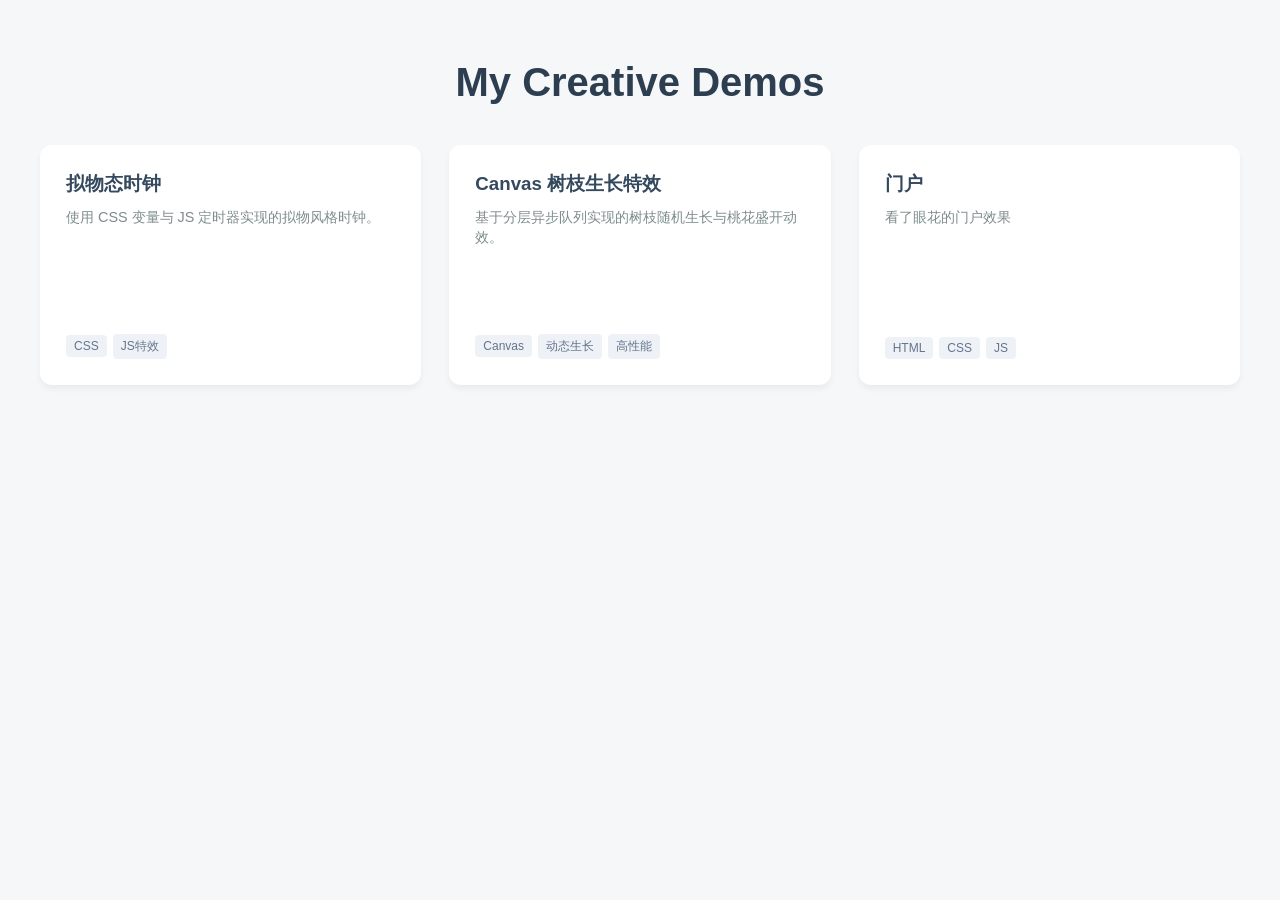
<file: index.html>
<!doctype html>
<html lang="zh-CN">
  <head>
    <meta charset="UTF-8" />
    <meta name="viewport" content="width=device-width, initial-scale=1.0" />
    <title>前端demo集</title>
    <link rel="stylesheet" href="css/style.css" />
  </head>
  <body>
    <header class="app-header">
      <h1>My Creative Demos</h1>
    </header>

    <main class="grid-container" id="gridContainer"></main>

    <script src="js/demo.js"></script>
    <script src="js/main.js"></script>
  </body>
</html>
</file>
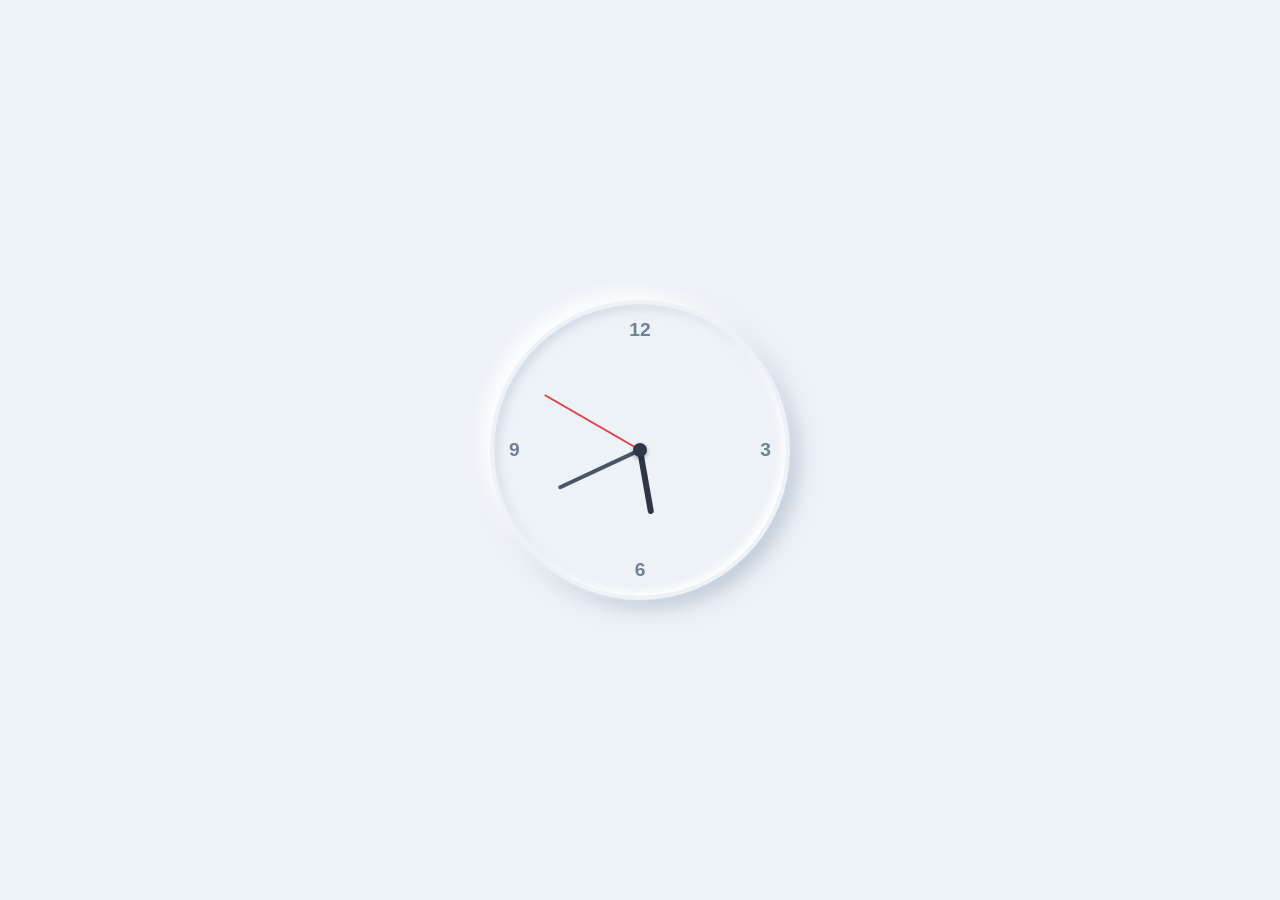
<file: demos/01-clock/index.html>
<!doctype html>
<html lang="zh-CN">
  <head>
    <meta charset="UTF-8" />
    <meta name="viewport" content="width=device-width, initial-scale=1.0" />
    <title>拟物态时钟 - Demo 01</title>
    <link rel="stylesheet" href="style.css" />
  </head>
  <body>
    <div class="clock-container">
      <div class="clock">
        <div class="center-nut"></div>

        <div class="hand hour-hand" id="hourHand"></div>
        <div class="hand min-hand" id="minHand"></div>
        <div class="hand sec-hand" id="secHand"></div>

        <div class="number n12">12</div>
        <div class="number n3">3</div>
        <div class="number n6">6</div>
        <div class="number n9">9</div>
      </div>
    </div>

    <script src="main.js"></script>
  </body>
</html>
</file>
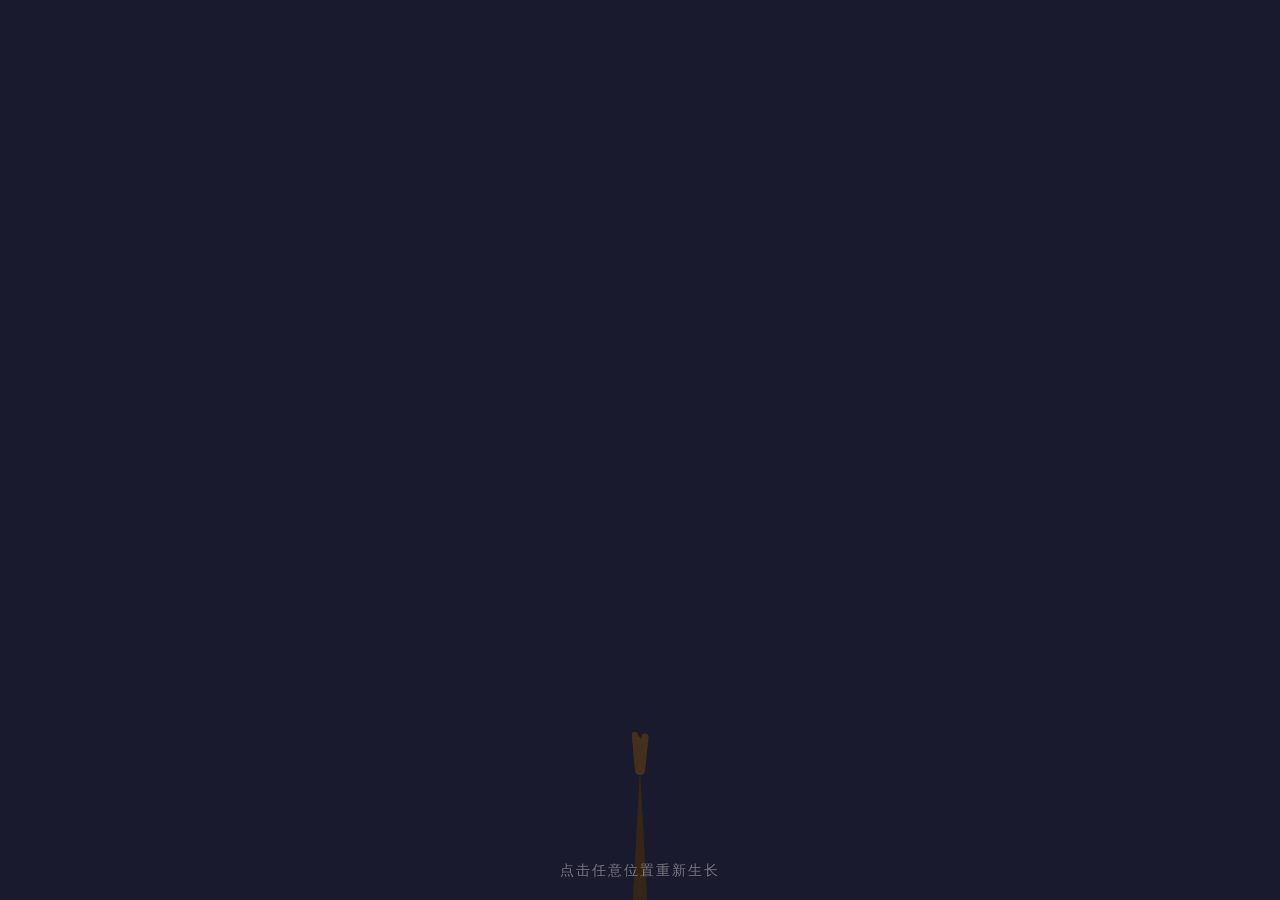
<file: demos/02-canvas-particle/index.html>
<!doctype html>
<html lang="zh-CN">
  <head>
    <meta charset="UTF-8" />
    <meta name="viewport" content="width=device-width, initial-scale=1.0" />
    <title>Canvas 树枝生长特效 - Demo 02</title>
    <link rel="stylesheet" href="style.css" />
  </head>
  <body>
    <div class="canvas-container">
      <canvas id="treeCanvas"></canvas>
      <div class="hint">点击任意位置重新生长</div>
    </div>

    <script src="main.js"></script>
  </body>
</html>
</file>
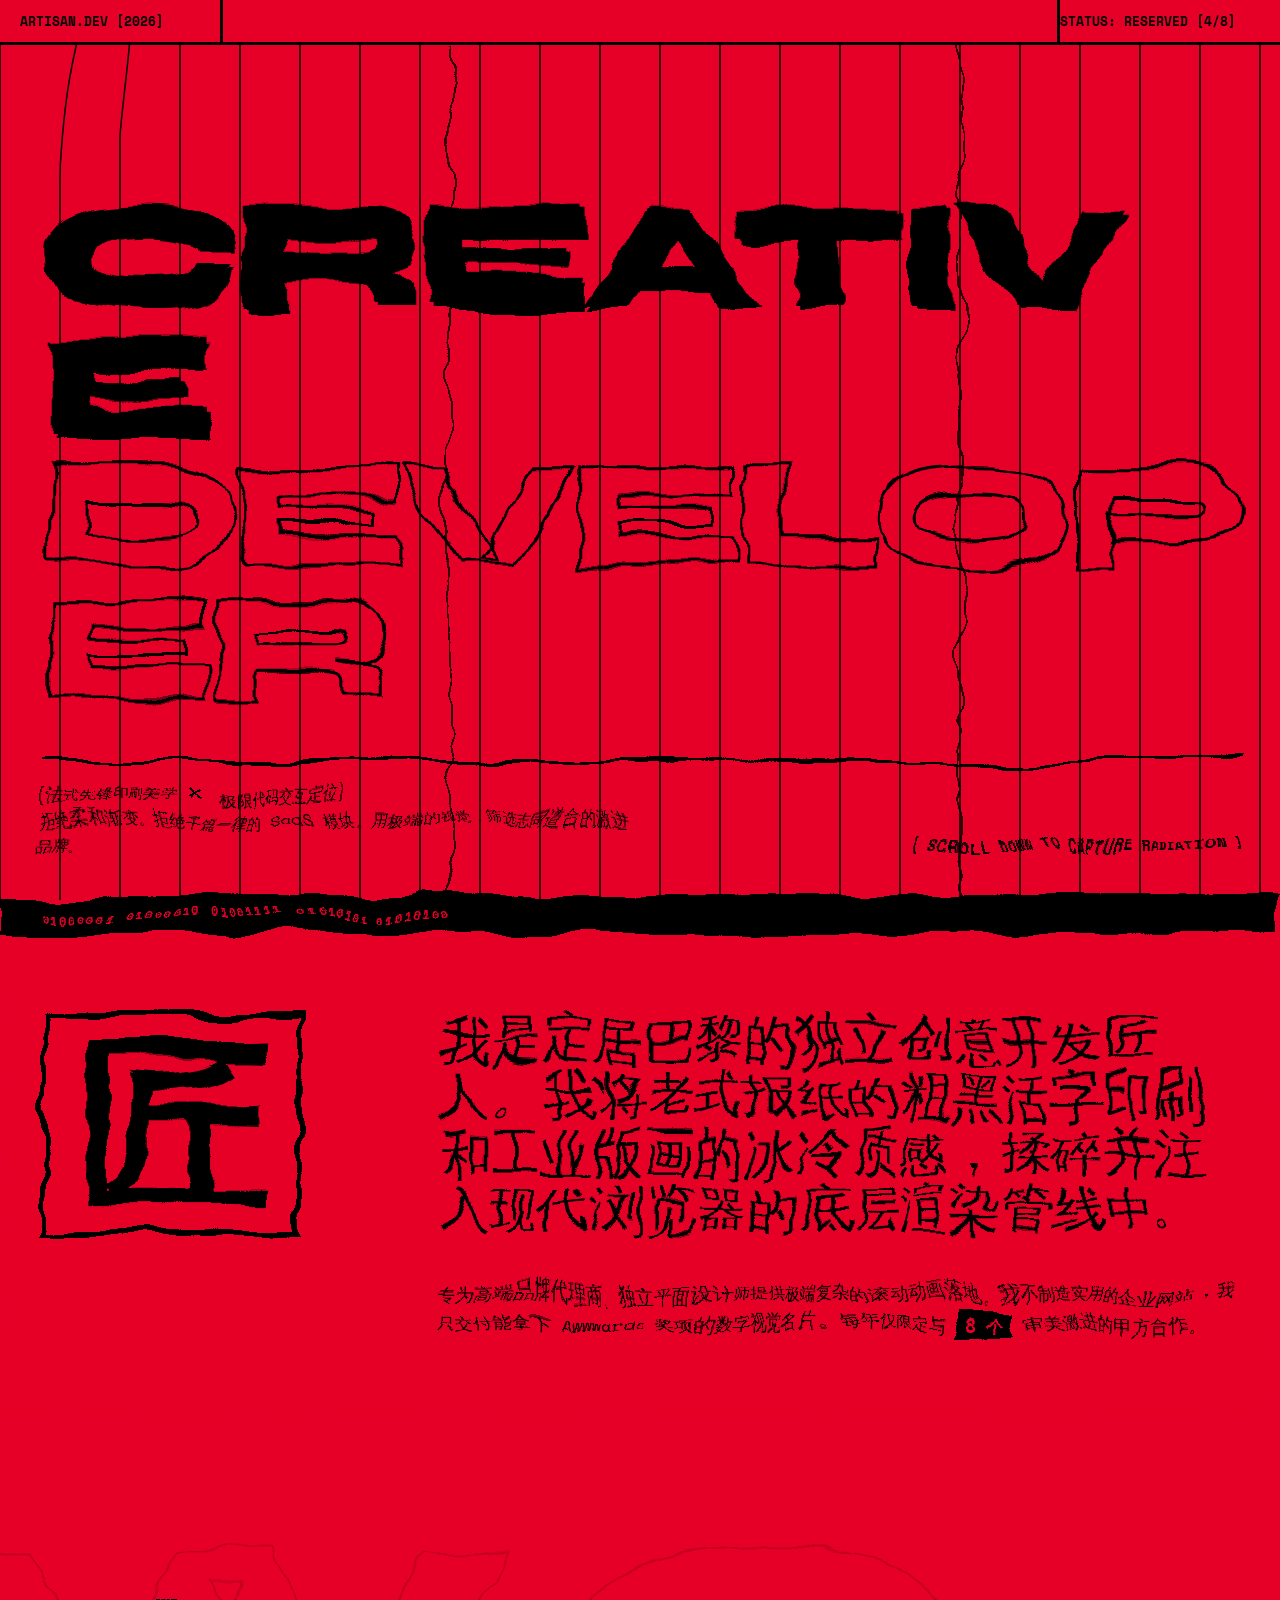
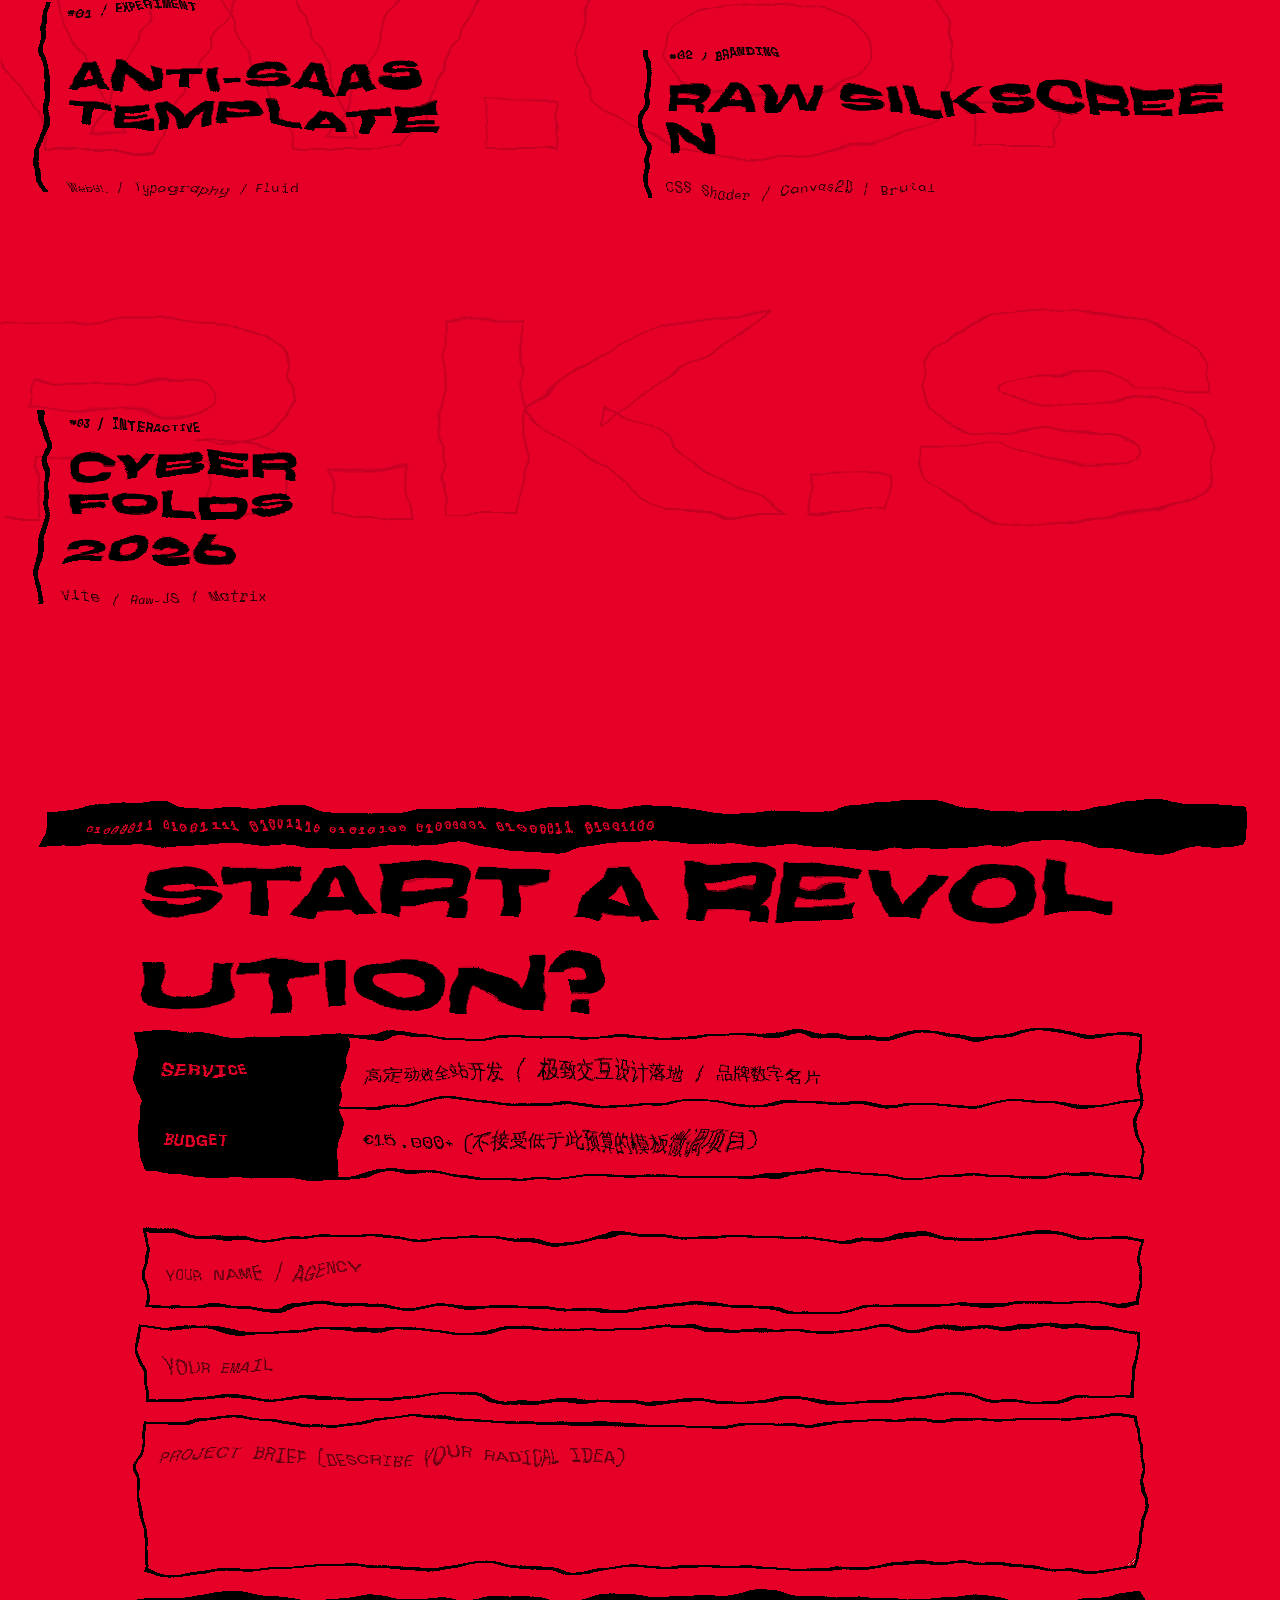
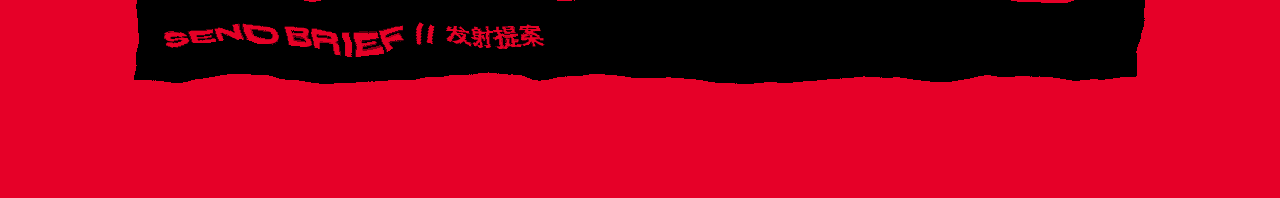
<file: demos/03-menhu/index.html>
<!DOCTYPE html>
<html lang="zh-CN">
<head>
    <meta charset="UTF-8">
    <meta name="viewport" content="width=device-width, initial-scale=1.0">
    <title>ARTISAN CODE // 独立创意前端开发</title>
    <link rel="stylesheet" href="style.css">
    <link rel="preconnect" href="https://fonts.googleapis.com">
    <link rel="preconnect" href="https://fonts.gstatic.com" crossorigin>
    <link href="https://fonts.googleapis.com/css2?family=Cormorant+Garamond:ital,wght@0,300;1,400&family=Space+Mono:wght@400;700&family=Syne:wght@800&display=swap" rel="stylesheet">
</head>
<body>

    <svg class="svg-filter-container">
        <defs>
            <filter id="ink-distortion">
                <feTurbulence type="fractalNoise" baseFrequency="0.01 0.02" numOctaves="3" result="noise" />
                <feDisplacementMap in="SourceGraphic" in2="noise" scale="0" xChannelSelector="R" yChannelSelector="G" id="displacement-map" />
            </filter>
        </defs>
    </svg>

    <canvas id="canvas-canvas"></canvas>

    <header class="fixed-nav">
        <div class="nav-logo">ARTISAN.DEV [2026]</div>
        <div class="nav-ticker">
            <span class="ticker-wrap">
                01011001 01001111 01010101 // NO TEMPLATES // ONLY 8 SLOTS PER YEAR // 01011001 01001111 01010101 // NO TEMPLATES // ONLY 8 SLOTS PER YEAR
            </span>
        </div>
        <div class="nav-status">STATUS: RESERVED [4/8]</div>
    </header>

    <main class="distortable-content">

        <section class="section-hero" id="home">
            <div class="grid-line line-1"></div>
            <div class="grid-line line-2"></div>
            <div class="hero-title-container">
                <h1 class="hero-title">CREATIVE</h1>
                <h1 class="hero-title stroke-text">DEVELOPER</h1>
            </div>
            <div class="hero-footer-grid">
                <div class="manifesto-mini">
                    [法式先锋印刷美学 ✕ 极限代码交互定位]<br>
                    拒绝柔和渐变。拒绝千篇一律的 SaaS 模块。用极端的视觉，筛选志同道合的激进品牌。
                </div>
                <div class="scroll-indicator">[ SCROLL DOWN TO CAPTURE RADIATION ]</div>
            </div>
        </section>

        <section class="section-about" id="about">
            <div class="binary-divider">01000001 01000010 01001111 01010101 01010100</div>
            <div class="about-grid">
                <div class="about-left">
                    <span class="big-glyph">匠</span>
                </div>
                <div class="about-right">
                    <p class="serif-manifesto">
                        我是定居巴黎的独立创意开发匠人。我将老式报纸的粗黑活字印刷和工业版画的冰冷质感，揉碎并注入现代浏览器的底层渲染管线中。
                    </p>
                    <p class="serif-body">
                        专为高端品牌代理商、独立平面设计师提供极端复杂的滚动动画落地。我不制造实用的企业网站，我只交付能拿下 Awwwards 奖项的数字视觉名片。每年仅限定与 <strong class="highlight-black">8 个</strong> 审美激进的甲方合作。
                    </p>
                </div>
            </div>
        </section>

        <section class="section-works" id="works">
            <div class="bg-huge-text">W.O.R.K.S</div>
            <div class="works-grid">
                <div class="work-card size-m" data-img="project1.jpg">
                    <div class="work-meta">#01 / EXPERIMENT</div>
                    <h3 class="work-title">ANTI-SAAS TEMPLATE</h3>
                    <div class="work-tags">WebGL / Typography / Fluid</div>
                </div>
                <div class="work-card size-l" data-img="project2.jpg">
                    <div class="work-meta">#02 / BRANDING</div>
                    <h3 class="work-title">RAW SILKSCREEN</h3>
                    <div class="work-tags">CSS Shader / Canvas2D / Brutal</div>
                </div>
                <div class="work-card size-s" data-img="project3.jpg">
                    <div class="work-meta">#03 / INTERACTIVE</div>
                    <h3 class="work-title">CYBER FOLDS 2026</h3>
                    <div class="work-tags">Vite / Raw-JS / Matrix</div>
                </div>
            </div>
        </section>

        <section class="section-contact" id="contact">
            <div class="binary-divider">01000011 01001111 01001110 01010100 01000001 01000011 01001100</div>
            <div class="contact-container">
                <h2 class="contact-title">START A REVOLUTION?</h2>
                
                <div class="brutal-table">
                    <div class="table-row">
                        <div class="table-cell label">SERVICE</div>
                        <div class="table-cell value">高定动效全站开发 / 极致交互设计落地 / 品牌数字名片</div>
                    </div>
                    <div class="table-row">
                        <div class="table-cell label">BUDGET</div>
                        <div class="table-cell value">€15,000+ (不接受低于此预算的模板微调项目)</div>
                    </div>
                </div>

                <form class="brutal-form" onsubmit="event.preventDefault();">
                    <div class="form-group">
                        <input type="text" placeholder="YOUR NAME / AGENCY" required>
                    </div>
                    <div class="form-group">
                        <input type="email" placeholder="YOUR EMAIL" required>
                    </div>
                    <div class="form-group">
                        <textarea placeholder="PROJECT BRIEF (DESCRIBE YOUR RADICAL IDEA)" rows="4" required></textarea>
                    </div>
                    <button type="submit" class="submit-btn">SEND BRIEF // 发射提案</button>
                </form>
            </div>
        </main>

    </main>

    <script src="app.js"></script>
</body>
</html>
</file>
<file: css/style.css>
* {
  box-sizing: border-box;
  margin: 0;
  padding: 0;
}
body {
  font-family: -apple-system, BlinkMacSystemFont, "Segoe UI", Roboto, sans-serif;
  background-color: #f5f7f9;
  color: #333;
  padding: 20px;
}

/* Header */
.app-header {
  text-align: center;
  margin: 40px 0;
}
.app-header h1 { color: #2c3e50; font-size: 2.5rem; }

/* Grid 响应式网格 */
.grid-container {
  display: grid;
  grid-template-columns: repeat(auto-fill, minmax(320px, 1fr));
  gap: 28px;
  max-width: 1200px;
  margin: 0 auto;
}

/* Card 方块样式 */
.card {
  background: #fff;
  border-radius: 12px;
  padding: 26px;
  min-height: 240px;
  box-shadow: 0 4px 6px rgba(0,0,0,0.05);
  cursor: pointer;
  transition: transform 0.2s, box-shadow 0.2s;
  display: flex;
  flex-direction: column;
  justify-content: space-between;
}
.card:hover {
  transform: translateY(-5px);
  box-shadow: 0 12px 20px rgba(0,0,0,0.1);
}
.card h3 { margin-bottom: 10px; color: #34495e; }
.card p { font-size: 0.9rem; color: #7f8c8d; line-height: 1.4; flex-grow: 1; }
.tags { margin-top: 15px; }
.tag {
  display: inline-block;
  background: #eef2f7;
  color: #64748b;
  font-size: 0.75rem;
  padding: 4px 8px;
  border-radius: 4px;
  margin-right: 6px;
}

/* 全屏预览遮罩层 */
.preview-overlay {
  position: fixed;
  top: 0; left: 0; width: 100%; height: 100%;
  background: #fff;
  z-index: 1000;
  display: flex;
  flex-direction: column;
  opacity: 0;
  pointer-events: none;
  transition: opacity 0.3s ease;
}
.preview-overlay.active {
  opacity: 1;
  pointer-events: auto;
}

/* 预览页头部 */
.preview-header {
  height: 50px;
  background: #1e293b;
  color: #fff;
  display: flex;
  justify-content: space-between;
  align-items: center;
  padding: 0 20px;
}
.close-btn {
  background: #ef4444;
  color: white;
  border: none;
  padding: 6px 12px;
  border-radius: 4px;
  cursor: pointer;
}

/* iframe 容器 */
.preview-body { flex-grow: 1; background: #000; }
#previewIframe { width: 100%; height: 100%; background: #fff; }
</file>
<file: demos/01-clock/style.css>
/* 局部复位，确保在 iframe 中表现完美 */
* {
  box-sizing: border-box;
  margin: 0;
  padding: 0;
}

body {
  background-color: #edf2f7;
  display: flex;
  justify-content: center;
  align-items: center;
  min-height: 100vh;
  font-family: 'Helvetica Neue', Arial, sans-serif;
}

/* 时钟外层容器 */
.clock-container {
  position: relative;
}

/* 拟物态表盘：通过双重阴影（亮边与暗边）实现凸起视觉 */
.clock {
  width: 300px;
  height: 300px;
  background-color: #edf2f7;
  border-radius: 50%;
  border: 4px solid #edf2f7;
  box-shadow: 
    -8px -8px 20px #ffffff,
    8px 8px 20px rgba(166, 180, 200, 0.7),
    inset -4px -4px 10px #ffffff,
    inset 4px 4px 10px rgba(166, 180, 200, 0.4);
  position: relative;
}

/* 表盘中心轴 */
.center-nut {
  width: 14px;
  height: 14px;
  background-color: #2d3748;
  border-radius: 50%;
  position: absolute;
  top: 50%;
  left: 50%;
  transform: translate(-50%, -50%);
  z-index: 10;
  box-shadow: 0 2px 4px rgba(0,0,0,0.3);
}

/* 指针通用样式 */
.hand {
  position: absolute;
  bottom: 50%; /* 底端对齐表盘中心 */
  left: 50%;
  transform-origin: bottom center; /* 关键：以指针的底部中心为旋转点 */
  border-radius: 4px;
  transform: translateX(-50%) rotate(0deg); /* 初始居中靠 JS 改变 rotate */
}

/* 时针 */
.hour-hand {
  width: 6px;
  height: 65px;
  background-color: #2d3748;
  z-index: 7;
}

/* 分针 */
.min-hand {
  width: 4px;
  height: 90px;
  background-color: #4a5568;
  z-index: 8;
}

/* 秒针 */
.sec-hand {
  width: 2px;
  height: 110px;
  background-color: #e53e3e; /* 红色秒针更灵动 */
  z-index: 9;
  border-radius: 0;
}

/* 刻度数字样式 */
.number {
  position: absolute;
  color: #718096;
  font-weight: bold;
  font-size: 1.2rem;
}
.n12 { top: 15px; left: 50%; transform: translateX(-50%); }
.n3  { right: 15px; top: 50%; transform: translateY(-50%); }
.n6  { bottom: 15px; left: 50%; transform: translateX(-50%); }
.n9  { left: 15px; top: 50%; transform: translateY(-50%); }
</file>
<file: demos/02-canvas-particle/style.css>
/* 局部复位，确保在 iframe 中表现完美 */
* {
  box-sizing: border-box;
  margin: 0;
  padding: 0;
}

body {
  background-color: #1a1a2e; /* 深色背景更能衬托树枝和花朵 */
  overflow: hidden;
  width: 100vw;
  height: 100vh;
  font-family: 'Helvetica Neue', Arial, sans-serif;
}

.canvas-container {
  position: relative;
  width: 100%;
  height: 100%;
}

canvas {
  display: block;
  width: 100%;
  height: 100%;
}

/* 提示文字样式 */
.hint {
  position: absolute;
  bottom: 20px;
  left: 50%;
  transform: translateX(-50%);
  color: rgba(255, 255, 255, 0.4);
  font-size: 0.9rem;
  pointer-events: none; /* 允许点击穿透到 canvas */
  letter-spacing: 2px;
  animation: pulse 2s infinite;
}

@keyframes pulse {
  0%, 100% { opacity: 0.6; }
  50% { opacity: 1; }
}
</file>
<file: demos/03-menhu/style.css>
/* ==========================================================================
   1. 全局极致丝网印刷规范 (RESET & FONTS)
   ========================================================================== */
* {
    margin: 0;
    padding: 0;
    box-sizing: border-box;
    cursor: crosshair; /* 增强实验艺术感 */
}

:root {
    --color-bg: #E60028;       /* 强刺激海报正红 */
    --color-text: #000000;     /* 纯黑工业活字油墨 */
    --font-heading: 'Syne', sans-serif;
    --font-serif: 'Cormorant Garamond', serif;
    --font-mono: 'Space Mono', monospace;
}

body {
    background-color: var(--color-bg);
    color: var(--color-text);
    font-family: var(--font-mono);
    overflow-x: hidden;
    word-break: break-all;
    padding-top: 40px; /* 给顶部固定条留位置 */
}

/* 隐藏隐藏的SVG滤镜容器 */
.svg-filter-container {
    position: absolute;
    width: 0;
    height: 0;
    pointer-events: none;
}

/* 核心滤镜挂载点 */
.distortable-content {
    filter: url(#ink-distortion);
    will-change: transform;
}

/* 底层Canvas互动线条画布 */
#canvas-canvas {
    position: fixed;
    top: 0;
    left: 0;
    width: 100vw;
    height: 100vh;
    pointer-events: none;
    z-index: 0;
}

/* ==========================================================================
   2. 导航与走马灯条 (FIXED HEADER & TICKER)
   ========================================================================== */
.fixed-nav {
    position: fixed;
    top: 0;
    left: 0;
    width: 100%;
    height: 45px;
    background: var(--color-bg);
    border-bottom: 3px solid var(--color-text);
    display: grid;
    grid-template-columns: 200px 1fr 200px;
    align-items: center;
    font-weight: 700;
    font-size: 0.8rem;
    z-index: 999;
    padding: 0 20px;
}

.nav-ticker {
    overflow: hidden;
    white-space: nowrap;
    border-left: 3px solid var(--color-text);
    border-right: 3px solid var(--color-text);
    height: 100%;
    display: flex;
    align-items: center;
}

.ticker-wrap {
    display: inline-block;
    padding-left: 100%;
    animation: ticker-move 25s linear infinite;
}

@keyframes ticker-move {
    0% { transform: translate3d(0, 0, 0); }
    100% { transform: translate3d(-100%, 0, 0); }
}

/* ==========================================================================
   3. 破碎网格首页 (HERO SECTION)
   ========================================================================== */
.section-hero {
    position: relative;
    height: 95vh;
    display: flex;
    flex-direction: column;
    justify-content: space-between;
    padding: 60px 40px 40px 40px;
    z-index: 2;
}

/* 模拟参考网站的不规则竖向切割线 */
.grid-line {
    position: absolute;
    top: 0;
    bottom: 0;
    width: 2px;
    background-color: var(--color-text);
    opacity: 0.8;
}
.line-1 { left: 35%; }
.line-2 { left: 75%; }

.hero-title-container {
    margin-top: 10vh;
}

.hero-title {
    font-family: var(--font-heading);
    font-size: clamp(4rem, 12vw, 16rem);
    line-height: 0.85;
    font-weight: 800;
    letter-spacing: -0.05em;
    text-transform: uppercase;
    text-shadow: 4px 4px 0px var(--color-text); /* 粗粝硬边3D立体 */
}

.stroke-text {
    color: transparent;
    -webkit-text-stroke: 3px var(--color-text);
    text-shadow: none;
}

.hero-footer-grid {
    display: grid;
    grid-template-columns: 2fr 1fr;
    align-items: flex-end;
    border-top: 3px solid var(--color-text);
    padding-top: 20px;
}

.manifesto-mini {
    font-size: 1rem;
    line-height: 1.5;
    max-width: 600px;
}

.scroll-indicator {
    text-align: right;
    font-weight: 700;
    font-size: 0.85rem;
}

/* 二进制分割条包装 */
.binary-divider {
    font-size: 0.75rem;
    border-top: 3px solid var(--color-text);
    border-bottom: 3px solid var(--color-text);
    padding: 8px 40px;
    background: var(--color-text);
    color: var(--color-bg);
    font-weight: 700;
    letter-spacing: 0.2em;
}

/* ==========================================================================
   4. 反差衬线关于页 (ABOUT SECTION)
   ========================================================================== */
.section-about {
    position: relative;
    z-index: 2;
    background-color: var(--color-bg);
}

.about-grid {
    display: grid;
    grid-template-columns: 30% 70%;
    padding: 80px 40px;
}

.about-left {
    display: flex;
    align-items: flex-start;
}

.big-glyph {
    font-size: 12rem;
    line-height: 1;
    font-weight: 900;
    border: 5px solid var(--color-text);
    padding: 10px 30px;
}

.about-right {
    padding-left: 40px;
}

.serif-manifesto {
    font-family: var(--font-serif);
    font-size: clamp(2rem, 4vw, 4.5rem);
    line-height: 1.1;
    margin-bottom: 40px;
    color: var(--color-text);
}

.serif-body {
    font-family: var(--font-mono);
    font-size: 1.1rem;
    line-height: 1.7;
    max-width: 800px;
}

.highlight-black {
    background: var(--color-text);
    color: var(--color-bg);
    padding: 2px 8px;
}

/* ==========================================================================
   5. 自由拼贴作品库 (WORKS SECTION)
   ========================================================================== */
.section-works {
    position: relative;
    padding: 120px 40px;
    z-index: 2;
    overflow: hidden;
}

/* 底层巨型立体装饰文字 */
.bg-huge-text {
    position: absolute;
    top: 5%;
    left: -5%;
    font-family: var(--font-heading);
    font-size: 24vw;
    color: transparent;
    -webkit-text-stroke: 2px rgba(0, 0, 0, 0.15);
    font-weight: 900;
    pointer-events: none;
    z-index: -1;
}

.works-grid {
    display: flex;
    flex-wrap: wrap;
    gap: 80px;
    justify-content: space-between;
    margin-top: 60px;
}

/* 破碎错落非卡片化样式 */
.work-card {
    border-left: 5px solid var(--color-text);
    padding-left: 20px;
    display: flex;
    flex-direction: column;
    justify-content: space-between;
    transition: transform 0.3s ease;
}

.work-card:hover {
    transform: translateX(15px) scale(1.02);
}

.size-s { width: 25%; margin-top: 15vh; }
.size-m { width: 35%; margin-top: 0; }
.size-l { width: 50%; margin-top: 5vh; }

.work-meta {
    font-size: 0.8rem;
    font-weight: 700;
    margin-bottom: 15px;
}

.work-title {
    font-family: var(--font-heading);
    font-size: 2.5rem;
    line-height: 1;
    font-weight: 800;
    margin-bottom: 20px;
}

.work-tags {
    font-size: 0.85rem;
    opacity: 0.8;
}

/* ==========================================================================
   6. 工业破损表格与表单 (CONTACT SECTION)
   ========================================================================== */
.section-contact {
    position: relative;
    padding: 80px 40px 120px 40px;
    z-index: 2;
}

.contact-container {
    max-width: 1000px;
    margin: 0 auto;
}

.contact-title {
    font-family: var(--font-heading);
    font-size: clamp(2.5rem, 6vw, 6rem);
    font-weight: 800;
    margin-bottom: 5px;
    letter-spacing: -0.03em;
}

/* 边缘破损效果的硬核表格 */
.brutal-table {
    border: 3px solid var(--color-text);
    margin-bottom: 60px;
    background: transparent;
}

.table-row {
    display: grid;
    grid-template-columns: 200px 1fr;
    border-bottom: 3px solid var(--color-text);
}

.table-row:last-child {
    border-bottom: none;
}

.table-cell {
    padding: 20px;
    font-size: 1.1rem;
}

.table-cell.label {
    font-weight: 700;
    background: var(--color-text);
    color: var(--color-bg);
    border-right: 3px solid var(--color-text);
}

/* 块状纯黑输入框 */
.brutal-form {
    display: flex;
    flex-direction: column;
    gap: 20px;
}

.form-group input, 
.form-group textarea {
    width: 100%;
    background: transparent;
    border: 3px solid var(--color-text);
    padding: 20px;
    font-family: var(--font-mono);
    font-size: 1.1rem;
    color: var(--color-text);
    outline: none;
    transition: background 0.2s ease;
}

.form-group input::placeholder, 
.form-group textarea::placeholder {
    color: rgba(0,0,0,0.6);
}

.form-group input:focus, 
.form-group textarea:focus {
    background: rgba(0,0,0,0.05);
}

.submit-btn {
    background: var(--color-text);
    color: var(--color-bg);
    border: none;
    padding: 25px;
    font-family: var(--font-heading);
    font-size: 1.5rem;
    font-weight: 800;
    text-align: left;
    transition: all 0.2s ease;
}

.submit-btn:hover {
    background: var(--color-bg);
    color: var(--color-text);
    box-shadow: inset 0 0 0 4px var(--color-text);
}

/* ==========================================================================
   7. 响应式规则：确保大字号在手机上不崩塌
   ========================================================================== */
@media (max-width: 768px) {
    .fixed-nav { grid-template-columns: 1fr; }
    .nav-ticker, .nav-status { display: none; }
    .grid-line { display: none; }
    .about-grid { grid-template-columns: 1fr; padding: 40px 20px; }
    .about-left { display: none; }
    .about-right { padding-left: 0; }
    .works-grid { flex-direction: column; gap: 40px; }
    .work-card { width: 100% !important; margin-top: 0 !important; }
    .table-row { grid-template-columns: 1fr; }
    .table-cell.label { border-right: none; border-bottom: 3px solid var(--color-text); }
}
</file>
